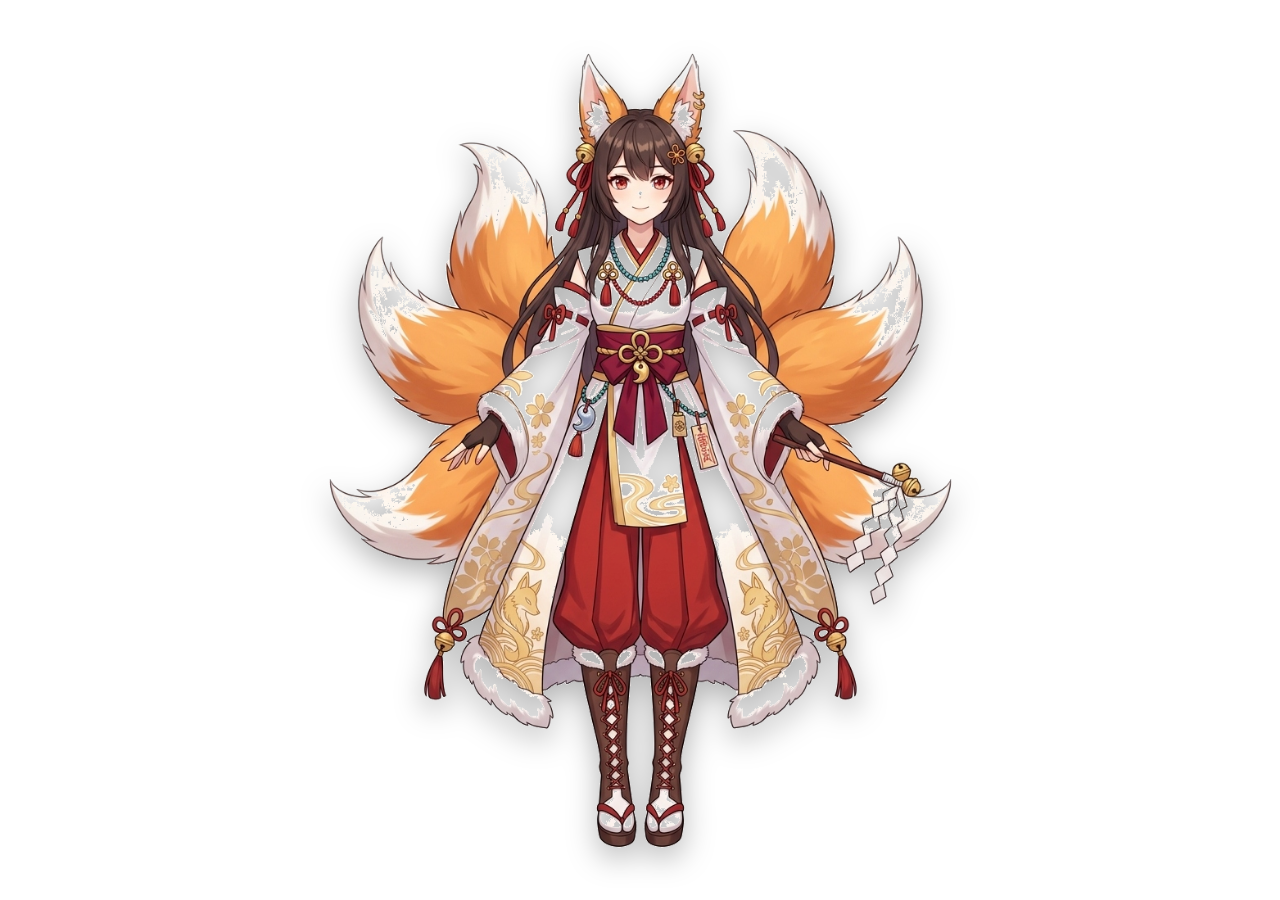
<file: ai_ui_assistant/pet.html>
<!DOCTYPE html>
<html lang="zh-CN">
<head>
    <meta charset="UTF-8">
    <title>星喵桌宠</title>
    <style>
        body, html {
            margin: 0;
            padding: 0;
            width: 100%;
            height: 100%;
            overflow: hidden;
            background-color: transparent !important;
            user-select: none;
            display: flex;
            justify-content: center;
            align-items: center;
        }
        
        #pet-container {
            width: 100%;
            height: 100%;
            position: relative;
            display: flex;
            justify-content: center;
            align-items: center;
        }
        
        #pet-image {
            max-width: 90%;
            max-height: 90%;
            object-fit: contain;
            filter: drop-shadow(0 10px 15px rgba(0,0,0,0.3));
            animation: breathe 4s ease-in-out infinite;
        }

        /* 呼吸微动效 */
        @keyframes breathe {
            0% { transform: scale(1) translateY(0); }
            50% { transform: scale(1.02) translateY(-5px); }
            100% { transform: scale(1) translateY(0); }
        }

        .controls {
            position: absolute;
            bottom: 10px;
            right: 10px;
            z-index: 20;
            display: flex;
            gap: 5px;
            opacity: 0;
            transition: opacity 0.3s;
        }
        body:hover .controls {
            opacity: 1;
        }
        
        .btn {
            background: rgba(0,0,0,0.5);
            color: white;
            border: none;
            border-radius: 5px;
            padding: 5px 10px;
            cursor: pointer;
            font-size: 12px;
            backdrop-filter: blur(4px);
        }
        .btn:hover {
            background: rgba(255, 105, 180, 0.8);
        }
    </style>
</head>
<body>
    <div id="pet-container">
        <img id="pet-image" src="assets/pet_image.png" alt="AI Pet">
    </div>
    
    <div class="controls">
        <button class="btn" onclick="savePosition()">📍 记忆位置</button>
        <button class="btn" onclick="hidePet()">❌ 隐藏</button>
    </div>

    <script>
        function hidePet() {
            if (window.pywebview && window.pywebview.api) {
                window.pywebview.api.toggle_pet_window(false);
            }
        }

        function savePosition() {
            if (window.pywebview && window.pywebview.api) {
                window.pywebview.api.get_pet_window_rect().then((rect) => {
                    if (rect) window.pywebview.api.save_pet_position(rect.x, rect.y);
                });
            }
        }
        
        // Pointer dragging calls native SetWindowPos instead of Chromium's
        // -webkit-app-region bridge, which avoids pywebview's None-size bug.
        let dragState = null;
        document.addEventListener('pointerdown', async (event) => {
            if (event.button !== 0 || event.target.closest('.controls')) return;
            if (!window.pywebview || !window.pywebview.api) return;
            const rect = await window.pywebview.api.get_pet_window_rect();
            if (!rect) return;
            dragState = {
                pointerId: event.pointerId,
                startX: event.screenX,
                startY: event.screenY,
                windowX: rect.x,
                windowY: rect.y,
            };
            if (document.body.setPointerCapture) document.body.setPointerCapture(event.pointerId);
            event.preventDefault();
        });
        document.addEventListener('pointermove', (event) => {
            if (!dragState || event.pointerId !== dragState.pointerId) return;
            const x = dragState.windowX + event.screenX - dragState.startX;
            const y = dragState.windowY + event.screenY - dragState.startY;
            window.pywebview.api.move_pet_window(x, y);
        });
        document.addEventListener('pointerup', async (event) => {
            if (!dragState || event.pointerId !== dragState.pointerId) return;
            const rect = await window.pywebview.api.get_pet_window_rect();
            if (rect) window.pywebview.api.save_pet_position(rect.x, rect.y);
            dragState = null;
        });

        // 当鼠标按下时停止呼吸动画，释放时恢复
        const petImg = document.getElementById('pet-image');
        petImg.addEventListener('mousedown', () => {
            petImg.style.animation = 'none';
        });
        document.addEventListener('mouseup', () => {
            petImg.style.animation = 'breathe 4s ease-in-out infinite';
        });
    </script>
</body>
</html>
</file>
